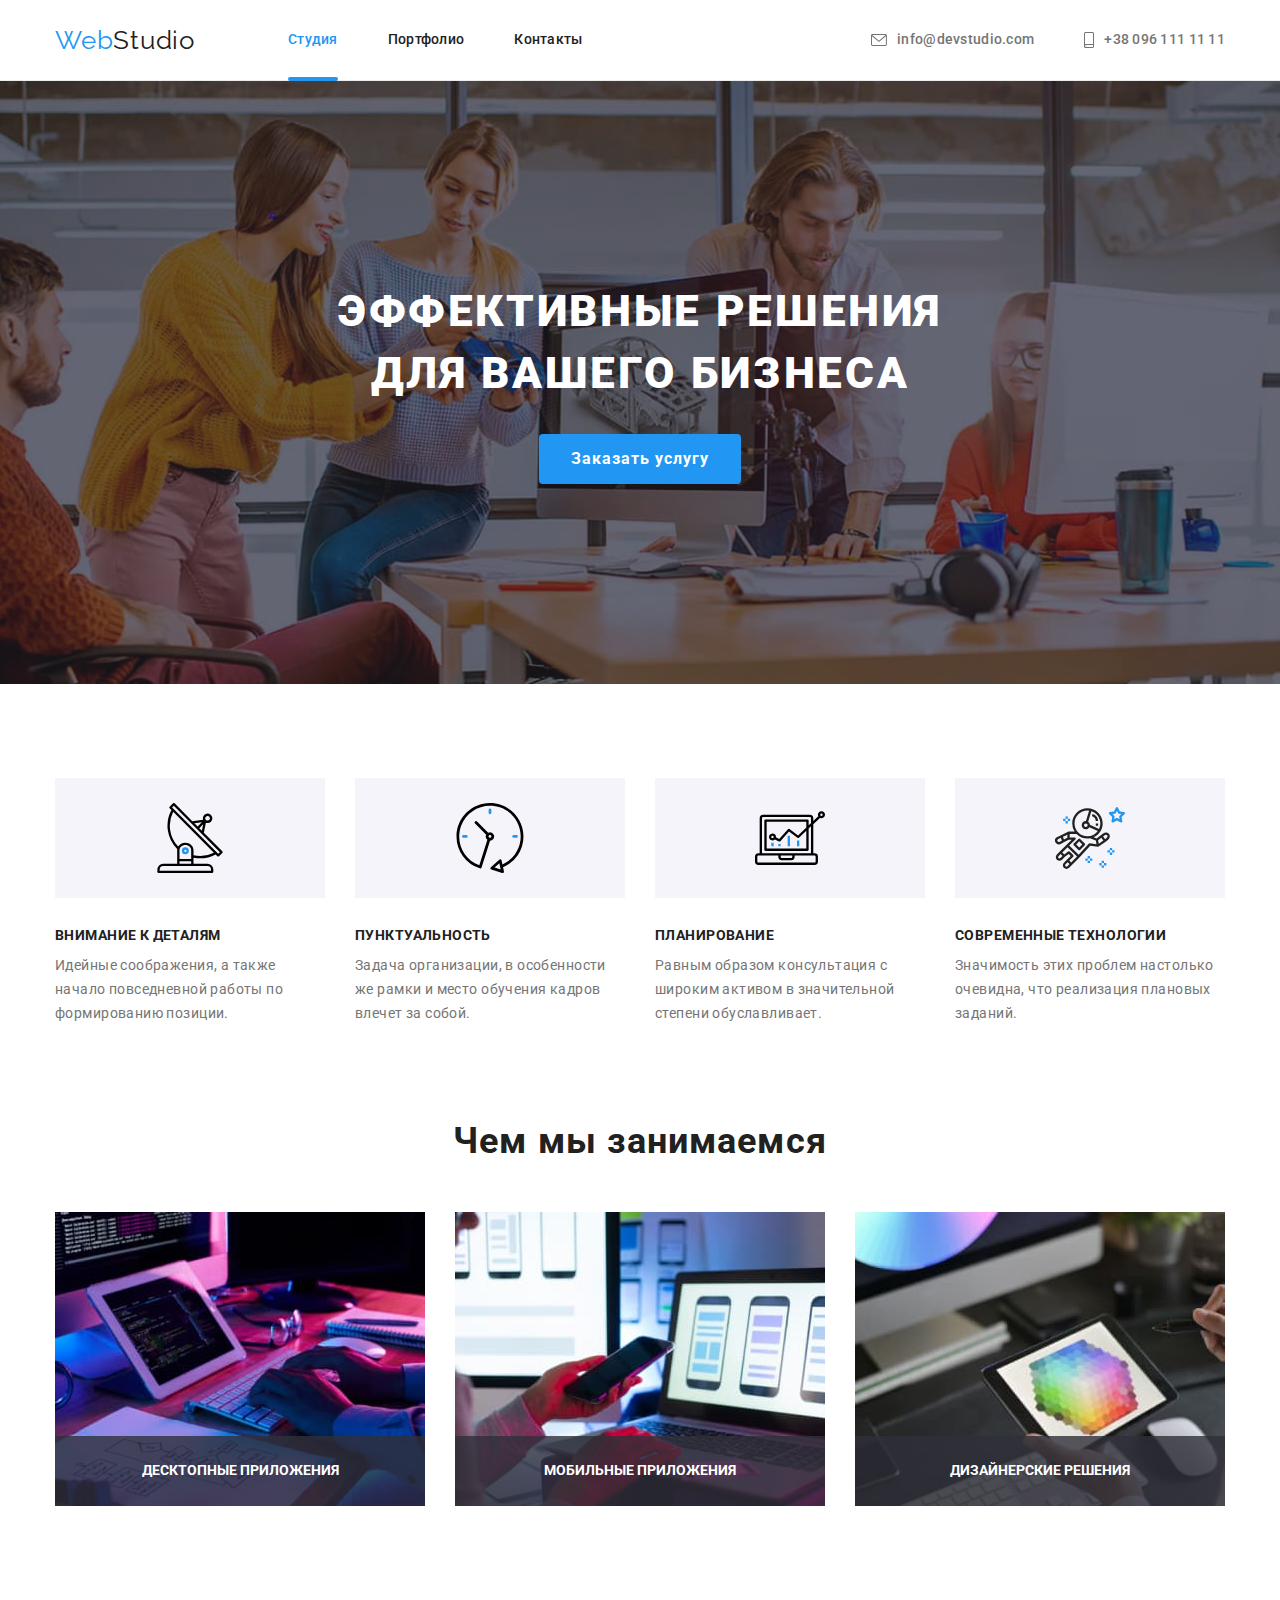
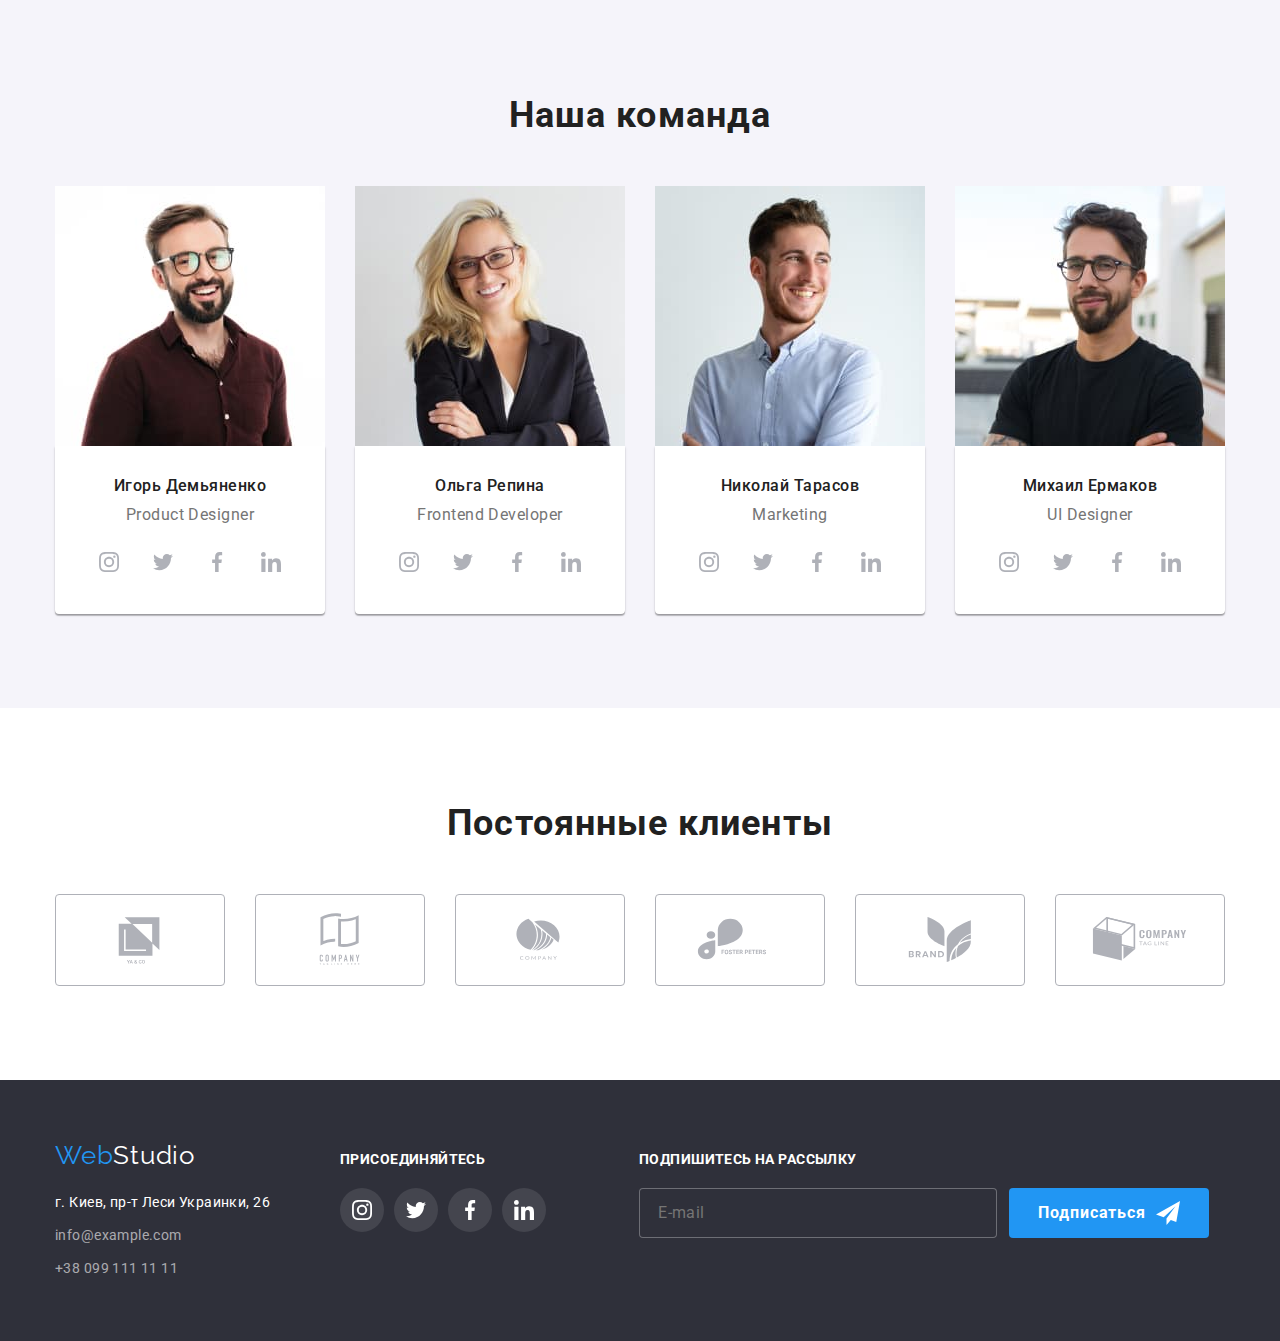
<file: index.html>
<!DOCTYPE html>
<html lang="ru">
<head>
    <meta charset="UTF-8">
    <meta http-equiv="X-UA-Compatible" content="IE=edge">
    <meta name="viewport" content="width=device-width, initial-scale=1.0">
    <title>Студия</title>
    <link href="https://fonts.googleapis.com/css2?family=Raleway:wght@700&family=Roboto:wght@400;500;700;900&display=swap"
        rel="stylesheet">
    <link rel="stylesheet" href="https://cdnjs.cloudflare.com/ajax/libs/modern-normalize/1.1.0/modern-normalize.min.css">
    <link rel="stylesheet" href="./css/styles.css">
</head>

<body>
    <!-- Шапка -->
    <header>
        <div class="container main-nav">
            <nav class="nav-box">
                <a href="" lang="en" class="logo link">
                    <span class="studio-specification">Web</span>Studio
                </a>

                <ul class="site-nav">
                    <li class="item"><a href="./index.html" class="link current">Студия</a></li>
                    <li class="item"><a href="./portfolio.html" class="link">Портфолио</a></li>
                    <li class="item"><a href="" class="link">Контакты</a></li>
                </ul>
            </nav>

            <ul class="contacts">
                <li class="item">
                    <a href="mailto:info@devstudio.com" lang="en" class="link">
                        <svg class="contact-icon" width="16" height="12">
                            <use href="images/icons.svg#icon-envelope"></use>
                        </svg>
                        info@devstudio.com</a>
                </li>
                <li class="item">
                    <a href="tel:+380961111111" class="link">
                        <svg class="contact-icon" width="10" height="16">
                            <use href="./images/icons.svg#icon-smartphone"></use>
                        </svg>
                        +38 096 111 11 11</a>
                    </li>
            </ul>
        </div>
    </header>
    
<!-- Главное -->
<main>
    <!-- Герой -->
    <section class="hero">
        <div class="container">
            <h1 class="hero-title">ЭФФЕКТИВНЫЕ РЕШЕНИЯ <br> ДЛЯ ВАШЕГО БИЗНЕСА</h1>
            <button type="button" class="order-button" data-modal-open>Заказать услугу</button>
        </div>
    </section>

    <!-- Особенности -->
    <section class="section">
        <div class="container">
        <ul class="features">
            <li class="item">
                <div class="feature-picture">
                    <svg width="70" height="70">
                        <use href="./images/icons.svg#icon-antenna"></use>
                    </svg>
                </div> 
                <h3 class="title">ВНИМАНИЕ К ДЕТАЛЯМ</h3> 
                <p class="features-description">Идейные соображения, а также начало повседневной работы по формированию позиции.</p>
            </li>

            <li class="item">
                <div class="feature-picture"> 
                    <svg width="70" height="70">
                        <use href="./images/icons.svg#icon-clock"></use>
                    </svg>
                </div>
                <h3 class="title">ПУНКТУАЛЬНОСТЬ</h3> 
                <p class="features-description">Задача организации, в особенности же рамки и место обучения кадров влечет за собой.</p>
            
            </li>

            <li class="item"> 
                <div class="feature-picture">
                    <svg width="70" height="70">
                        <use href="./images/icons.svg#icon-diagram"></use>
                    </svg>
                </div>
                <h3 class="title">ПЛАНИРОВАНИЕ</h3>
                <p class="features-description">Равным образом консультация с широким активом в значительной степени обуславливает.</p> 
            </li>

            <li class="item"> 
                <div class="feature-picture">
                    <svg width="70" height="70">
                        <use href="./images/icons.svg#icon-astronaut"></use>
                    </svg>
                </div>
                <h3 class="title">СОВРЕМЕННЫЕ ТЕХНОЛОГИИ</h3> 
                <p class="features-description">Значимость этих проблем настолько очевидна, что реализация плановых заданий.</p>
            </li>
        </ul>
        </div>
    </section>

    <!-- Чем мы занимаемся -->
    <section class="section no-padding">
        <div class="container">
        <h2 class="section-title">Чем мы занимаемся</h2>

        <ul class="works">
            <li>
                <div class="image-wrap">
                    <img src="./images/img1.jpg" alt="десктоп" width="370" height="294">
                    <div class="image-description">Десктопные приложения</div>
                </div>
            </li>
            
            <li>
                <div class="image-wrap">
                    <img src="./images/img2.jpg" alt="приложения" width="370" height="294">
                    <div class="image-description">Мобильные приложения</div>
                </div>
            </li>
            
            
            <li>
                <div class="image-wrap">
                    <img src="./images/img3.jpg" alt="дизайн" width="370" height="294">
                    <div class="image-description">Дизайнерские решения</div>
                </div>
        </li>
        
            </ul>
        </div>
    </section>

    <!-- Наша команда -->
    <section class="team-section">
        <div class="container">
        <h2 class="section-title">Наша команда</h2>

        <ul class="team-members">
            <li class="item">
                <img src="./images/img4.jpg" alt="продакт дизайнер" width="270" height="260">

                <div class="card-content">
                    <h3 class="title">Игорь Демьяненко</h3>
                    <p lang="en" class="team-members-position">Product Designer</p>
<!-- Соц сети продакт-->
               <ul class="social">
                   <li class="social-network">
                       <a href="#" class="social-link instagram" aria-label="instagram">
                           <svg class="icon" width="20" height="20">
                               <use href="./images/icons.svg#icon-instagram"></use>
                           </svg>
                       </a>
                    </li>

                   <li class="social-network">
                       <a href="#" class="social-link twitter" aria-label="twitter">
                        <svg class="icon" width="20" height="20">
                            <use href="./images/icons.svg#icon-twitter"></use>
                        </svg>
                       </a>
                    </li>

                   <li class="social-network">
                       <a href="#" class="social-link facebook" aria-label="facebook">
                            <svg class="icon" width="20" height="20">
                                <use href="./images/icons.svg#icon-facebook"></use>
                            </svg>
                       </a>
                    </li>
                   <li class="social-network">
                       <a href="#" class="social-link linkedin" aria-label="linkedin">
                            <svg class="icon" width="20" height="20">
                                <use href="./images/icons.svg#icon-linkedin"></use>
                            </svg>
                       </a>
                    </li>
               </ul>
                </div>
            </li>

            <li class="item">
                <img src="./images/img5.jpg" alt="фронтенд" width="270" height="260">

                <div class="card-content">
                    <h3 class="title">Ольга Репина</h3>
                    <p lang="en" class="team-members-position">Frontend Developer</p>
<!-- Соц сети фронт -->
            <ul class="social">
                <li class="social-network">
                    <a href="#" class="social-link instagram" aria-label="instagram">
                        <svg class="icon" width="20" height="20">
                            <use href="./images/icons.svg#icon-instagram"></use>
                        </svg>
                    </a>
                </li>
            
                <li class="social-network">
                    <a href="#" class="social-link twitter" aria-label="twitter">
                        <svg class="icon" width="20" height="20">
                            <use href="./images/icons.svg#icon-twitter"></use>
                        </svg>
                    </a>
                </li>
            
                <li class="social-network">
                    <a href="#" class="social-link facebook" aria-label="facebook">
                        <svg class="icon" width="20" height="20">
                            <use href="./images/icons.svg#icon-facebook"></use>
                        </svg>
                    </a>
                </li>
                <li class="social-network">
                    <a href="#" class="social-link linkedin" aria-label="linkedin">
                        <svg class="icon" width="20" height="20">
                            <use href="./images/icons.svg#icon-linkedin"></use>
                        </svg>
                    </a>
                </li>
            </ul>
                </div>
            </li>
  
            <li class="item">
                <img src="./images/img6.jpg" alt="маркетинг" width="270" height="260">

                <div class="card-content">
                    <h3 class="title">Николай Тарасов</h3>
                    <p lang="en" class="team-members-position">Marketing</p>
                
<!-- Соц сети маркетинг -->
            <ul class="social">
                <li class="social-network">
                    <a href="#" class="social-link instagram" aria-label="instagram">
                        <svg class="icon" width="20" height="20">
                            <use href="./images/icons.svg#icon-instagram"></use>
                        </svg>
                    </a>
                </li>
            
                <li class="social-network">
                    <a href="#" class="social-link twitter" aria-label="twitter">
                        <svg class="icon" width="20" height="20">
                            <use href="./images/icons.svg#icon-twitter"></use>
                        </svg>
                    </a>
                </li>
            
                <li class="social-network">
                    <a href="#" class="social-link facebook" aria-label="facebook">
                        <svg class="icon" width="20" height="20">
                            <use href="./images/icons.svg#icon-facebook"></use>
                        </svg>
                    </a>
                </li>
                <li class="social-network">
                    <a href="#" class="social-link linkedin" aria-label="linkedin">
                        <svg class="icon" width="20" height="20">
                            <use href="./images/icons.svg#icon-linkedin"></use>
                        </svg>
                    </a>
                </li>
            </ul>
                </div>
            </li>

            <li class="item">
                <img src="./images/img7.jpg" alt="интерфейс дизайнер" width="270" height="260">

                <div class="card-content">
                    <h3 class="title">Михаил Ермаков</h3>
                    <p lang="en" class="team-members-position">UI Designer</p>
                
<!-- Соц сети дизайнер -->
            <ul class="social">
                <li class="social-network">
                    <a href="#" class="social-link instagram" aria-label="instagram">
                        <svg class="icon" width="20" height="20">
                            <use href="./images/icons.svg#icon-instagram"></use>
                        </svg>
                    </a>
                </li>
            
                <li class="social-network">
                    <a href="#" class="social-link twitter" aria-label="twitter">
                        <svg class="icon" width="20" height="20">
                            <use href="./images/icons.svg#icon-twitter"></use>
                        </svg>
                    </a>
                </li>
            
                <li class="social-network">
                    <a href="#" class="social-link facebook" aria-label="facebook">
                        <svg class="icon" width="20" height="20">
                            <use href="./images/icons.svg#icon-facebook"></use>
                        </svg>
                    </a>
                </li>
                <li class="social-network">
                    <a href="#" class="social-link linkedin" aria-label="linkedin">
                        <svg class="icon" width="20" height="20">
                            <use href="./images/icons.svg#icon-linkedin"></use>
                        </svg>
                    </a>
                </li>
            </ul>
                </div>
            </li>
        </ul>
        </div>
    </section>

<!-- Клиенты -->

    <section class="section">
        <div class="container">
            <h2 class="section-title">Постоянные клиенты</h2>

            <ul class="clients">
                <li class="clients-list">
                    <a href="#" class="clients-link">
                        <svg width="106" height="60">
                            <use href="./images/icons.svg#icon-client1"></use>
                        </svg>
                    </a>
                </li>
                <li class="clients-list">
                    <a href="#" class="clients-link">
                        <svg width="106" height="60">
                            <use href="./images/icons.svg#icon-client2"></use>
                        </svg>
                    </a>
                </li>
                <li class="clients-list">
                    <a href="#" class="clients-link">
                        <svg width="106" height="60">
                            <use href="./images/icons.svg#icon-client3"></use>
                        </svg>
                    </a>
                </li>
                <li class="clients-list">
                    <a href="#" class="clients-link">
                        <svg width="106" height="60">
                            <use href="./images/icons.svg#icon-client4"></use>
                        </svg>
                    </a>
                </li>
                <li class="clients-list">
                    <a href="#" class="clients-link">
                        <svg width="106" height="60">
                            <use href="./images/icons.svg#icon-client5"></use>
                        </svg>
                    </a>
                </li>
                <li class="clients-list">
                    <a href="#" class="clients-link">
                        <svg width="106" height="60">
                            <use href="./images/icons.svg#icon-client6"></use>
                        </svg>
                    </a>
                </li>
            </ul>
        </div>
    </section>
    </main>

    <!-- Подвал -->
    <footer>
        <div class="container">
        <div class="studio-contacts">
        <a href="./index.html" lang="en" class="logo link">
            <span class="studio-specification">Web</span>Studio
        </a>

        <address class="studio-address">
            г. Киев, пр-т Леси Украинки, 26
            <ul class="contacts">
                <li class="contacts-item"><a href="mailto:info@example.com" lang="en" class="link">info@example.com</a></li>
                <li class="contacts-item"><a href="tel:+380991111111" class="link">+38 099 111 11 11</a></li>
            </ul>
        </address>
        </div>

        <div class="networks-box">
            <h2 class="title">Присоединяйтесь</h2>
            <ul class="company-networks">
                <li class="company-networks-icon">
                    <a href="#" class="network-link">
                        <svg class="network-icon" width="20" height="20">
                            <use href="./images/icons.svg#icon-instagram"></use>
                        </svg>
                    </a>
                </li>
                <li class="company-networks-icon">
                    <a href="#" class="network-link">
                        <svg class="network-icon" width="20" height="20">
                            <use href="./images/icons.svg#icon-twitter"></use>
                        </svg>
                    </a>
                </li>
                <li class="company-networks-icon">
                    <a href="#" class="network-link">
                        <svg class="network-icon" width="20" height="20">
                            <use href="./images/icons.svg#icon-facebook"></use>
                        </svg>
                    </a>
                </li>
                <li class="company-networks-icon">
                    <a href="#" class="network-link">
                        <svg class="network-icon" width="20" height="20">
                            <use href="./images/icons.svg#icon-linkedin"></use>
                        </svg>
                    </a>
                </li>
            </ul>
        </div>

        <form class="subscribe-form">
            <label class="subscribe-box">Подпишитесь на рассылку
            <input type="email" name="email" class="subscribe-email" placeholder="E-mail">
            </label>
                <button type="submit" class="subscribe-button">Подписаться
                    <svg width="24" height="24" class="subscribe-icon">
                        <use href="./images/icons.svg#icon-send"></use>
                    </svg>
                </button>
                
        </form>

        </div>
    </footer>
   
<!-- Модальное окно -->
<div class="backdrop is-hidden" data-modal>
    <div class="modal">
        <button type="button" class="close-button" data-modal-close>
            <svg width="18" height="18">
                <use href="./images/icons.svg#icon-close"></use>
            </svg>
        </button>
    
        <b class="modal-headline">Оставьте свои данные, мы вам перезвоним</b>
    <form class="modal-form">
        <label class="form-input-box">
            Имя
            <input type="text" name="user-name" class="form-input">
            <svg class="form-input-icon" width="18" height="18">
                <use href="./images/icons.svg#icon-person"></use>
            </svg>
        </label>

        <label class="form-input-box">
            Телефон
            <input type="tel" name="phone-number" class="form-input">
            <svg class="form-input-icon" width="18" height="18">
                <use href="./images/icons.svg#icon-phone"></use>
            </svg>
        </label>

        <label class="form-input-box">
            Почта
            <input type="email" name="email" class="form-input">
            <svg class="form-input-icon" width="18" height="18">
                <use href="./images/icons.svg#icon-email-black"></use>
            </svg>
        </label>

        <label class="form-comment-box">
            Комментарий
            <textarea name="user-message" class="form-message" placeholder="Введите текст"></textarea>
        </label>

        <label class="policy-box">
            <input type="checkbox" name="policy-check" class="policy-checkbox">
            <span class="check-icon"></span>
            Соглашаюсь с рассылкой и принимаю &nbsp;
                <a href="#">Условия договора</a>
            </label>

        <button type="submit" class="form-submit-btn">Отправить</button>
    </form>

    </div>
</div>
<script src="./js/modal.js"></script>
</body>
</html>
</file>
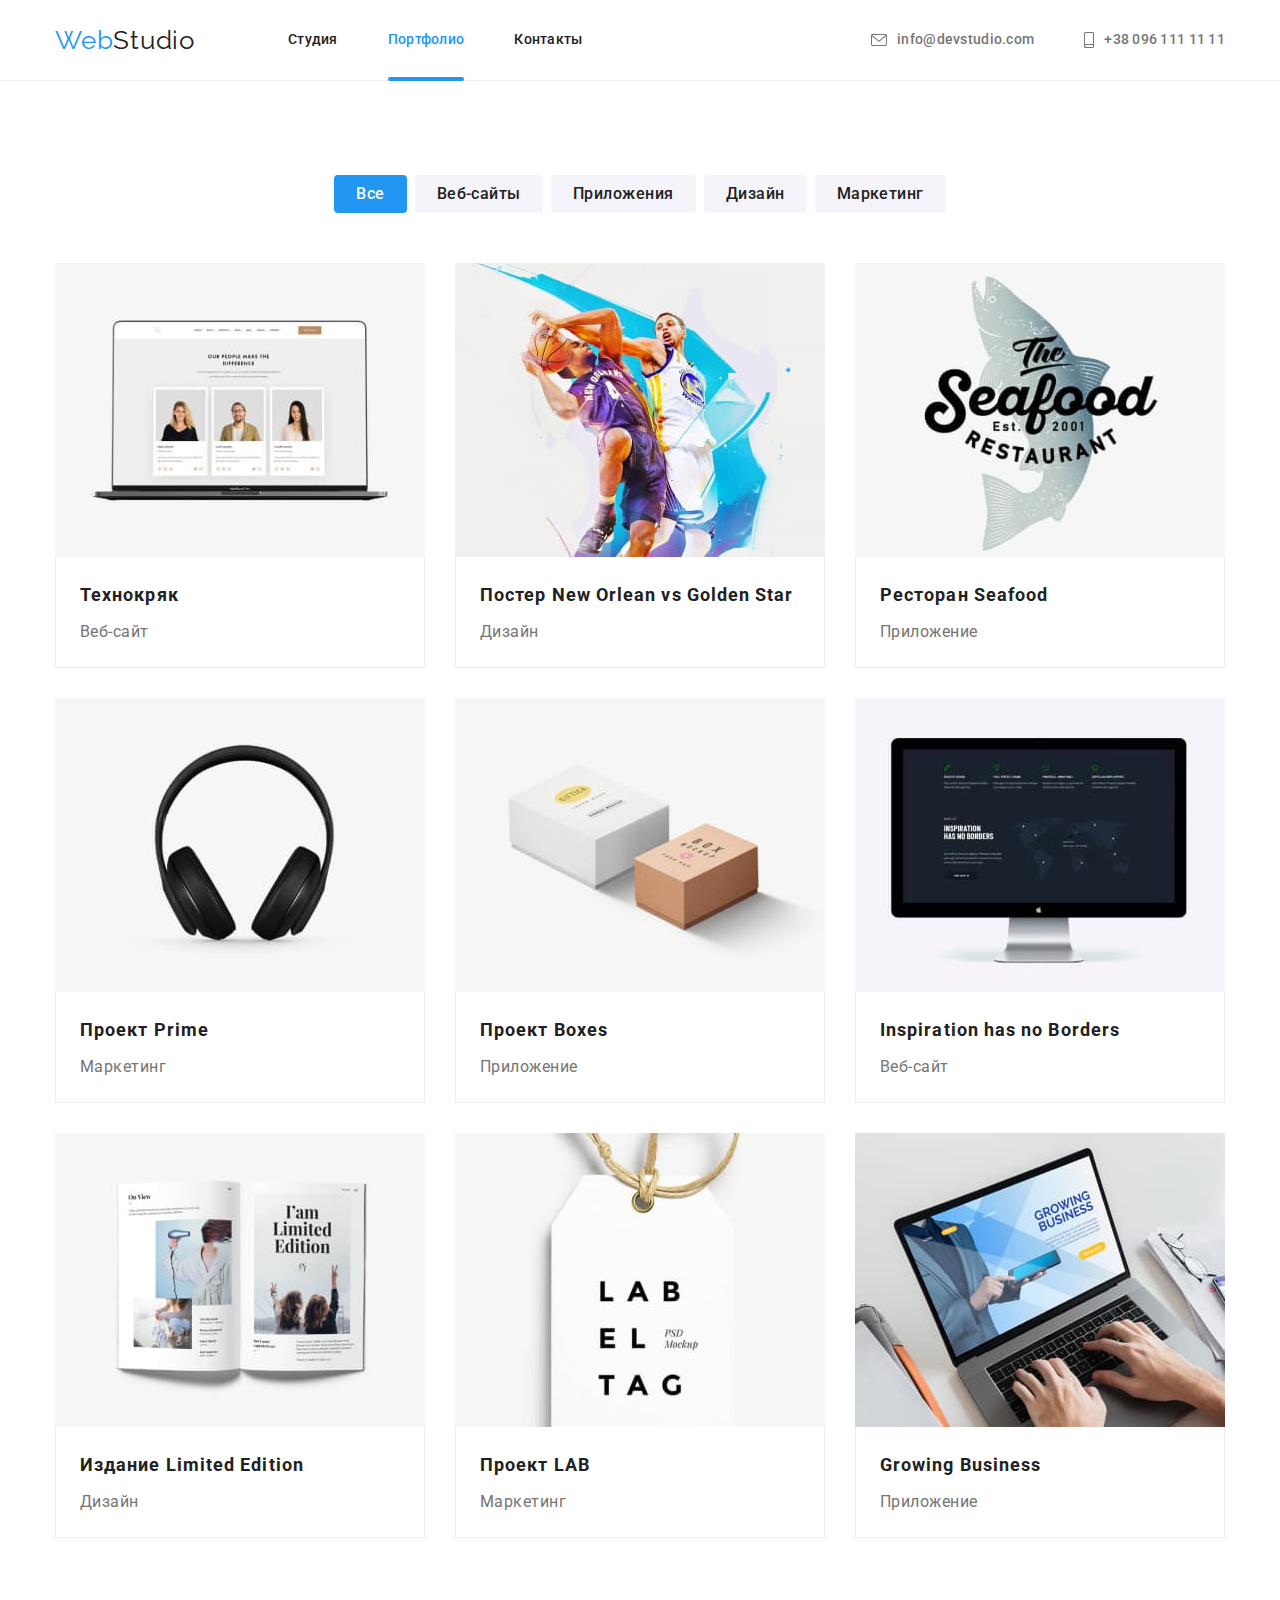
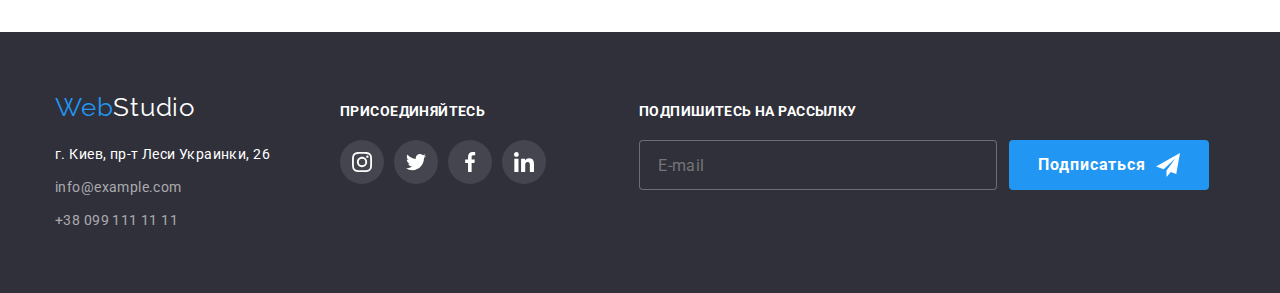
<file: portfolio.html>
<!DOCTYPE html>
<html lang="ru">
<head>
    <meta charset="UTF-8">
    <meta http-equiv="X-UA-Compatible" content="IE=edge">
    <meta name="viewport" content="width=device-width, initial-scale=1.0">
    <title>Портфолио</title>
    <link href="https://fonts.googleapis.com/css2?family=Raleway:wght@700&family=Roboto:wght@400;500;700;900&display=swap"
        rel="stylesheet">
    <link rel="stylesheet" href="https://cdnjs.cloudflare.com/ajax/libs/modern-normalize/1.1.0/modern-normalize.min.css">
    <link rel="stylesheet" href="./css/styles.css">
</head>

<body>   
<!-- Шапка -->
    <header>
        <div class="container main-nav">
        <nav class="nav-box">
            <a href="" lang="en" class="logo link">
                <span class="studio-specification">Web</span>Studio
            </a>
    
            <ul class="site-nav">
                <li class="item"><a href="./index.html" class="link">Студия</a></li>
                <li class="item"><a href="./portfolio.html" class="link current">Портфолио</a></li>
                <li class="item"><a href="" class="link">Контакты</a></li>
            </ul>
        </nav>
    
        <ul class="contacts">
            <li class="item">
                <a href="mailto:info@devstudio.com" lang="en" class="link">
                    <svg class="contact-icon" width="16" height="12">
                        <use href="images/icons.svg#icon-envelope"></use>
                    </svg>
                    info@devstudio.com</a>
                </li>
            <li class="item">
                <a href="tel:+380961111111" class="link">
                    <svg class="contact-icon" width="10" height="16">
                        <use href="./images/icons.svg#icon-smartphone"></use>
                    </svg>
                    +38 096 111 11 11</a>
                </li>
        </ul>
        </div>
    </header>

<!-- Портфолио -->
<main>

    <section class="portfolio-section">
<!-- Фильтры -->
    <div class="container">
    <ul class="filter">
        <li class="item"><button type="button" class="filter-button current">Все</button></li>
        <li class="item"><button type="button" class="filter-button">Веб-сайты</button></li>
        <li class="item"><button type="button" class="filter-button">Приложения</button></li>
        <li class="item"><button type="button" class="filter-button">Дизайн</button></li>
        <li class="item"><button type="button" class="filter-button">Маркетинг</button></li>
    </ul>
    
<!-- Проекты -->
    <ul class="projects">
        <li class="item">    
            <a href="#" class="link">

                <div class="project-thumb">
                    <img src="./images/technokrak.jpg" alt="технокряк" width="370" height="294">
                    <div class="thumb-info">Технокряк это современная площадка распространения коронавируса. Компании используют эту платформу для цифрового
                    шпионажа и атак на защищённые сервера конкурентов.
                    </div>
                </div>

                <div class="project-information">
                    <h2 class="project-name">Технокряк</h2>
                    <p class="project-type">Веб-сайт</p>
                </div>
            </a>   
        </li>

        <li class="item">
            <a href="#" class="link">

                <div class="project-thumb">
                    <img src="./images/neworlean.jpg" alt="постер орлеан" width="370" height="294">
                    <div class="thumb-info">Постер New Orlean vs Golden Star</div>
                </div>

                <div class="project-information">
                    <h2 class="project-name">Постер New Orlean vs Golden Star</h2>
                    <p class="project-type">Дизайн</p>
                </div>
            </a>
        </li>

        <li class="item">
            <a href="#" class="link">

                <div class="project-thumb">
                    <img src="./images/seafood.jpg" alt="ресторан сифуд" width="370" height="294">
                    <div class="thumb-info">Ресторан Seafood</div>
                </div>

                <div class="project-information">
                    <h2 class="project-name">Ресторан Seafood</h2>
                    <p class="project-type">Приложение</p>
                </div>
            </a>
        </li>

        <li class="item">
            <a href="#" class="link">

                <div class="project-thumb">
                    <img src="./images/prime.jpg" alt="наушники" width="370" height="294">
                    <div class="thumb-info">Проект Prime</div>    
                </div>

                <div class="project-information">
                    <h2 class="project-name">Проект Prime</h2>
                    <p class="project-type">Маркетинг</p>
                </div>
            </a>
        </li>

        <li class="item">
            <a href="#" class="link">

                <div class="project-thumb">
                    <img src="./images/boxes.jpg" alt="коробки" width="370" height="294">
                    <div class="thumb-info">Проект Boxes</div>
                </div>

                <div class="project-information">
                    <h2 class="project-name">Проект Boxes</h2>
                    <p class="project-type">Приложение</p>
                </div>
            </a>
        </li>

        <li class="item">
            <a href="#" class="link">

                <div class="project-thumb">
                    <img src="./images/inspiration.jpg" alt="инспирейшн сайт" width="370" height="294">
                    <div class="thumb-info">Inspiration has no Borders</div>
                </div>
                
                    <div class="project-information">
                    <h2 class="project-name" lang="en">Inspiration has no Borders</h2>
                    <p class="project-type">Веб-сайт</p>
                </div>
            </a>
        </li>

        <li class="item">
            <a href="#" class="link">

                <div class="project-thumb">
                    <img src="./images/limiteded.jpg" alt="книга" width="370" height="294">
                    <div class="thumb-info">Издание Limited Edition</div>
                </div>

                <div class="project-information">
                    <h2 class="project-name">Издание Limited Edition</h2>
                    <p class="project-type">Дизайн</p>
                </div>
            </a>
        </li>

        <li class="item">
            <a href="#" class="link">

                <div class="project-thumb">
                    <img src="./images/lab.jpg" alt="лаб проект" width="370" height="294">
                    <div class="thumb-info">Проект LAB</div>
                </div>

                <div class="project-information">
                    <h2 class="project-name">Проект LAB</h2>
                    <p class="project-type">Маркетинг</p>
                </div>
            </a>
        </li>

        <li class="item">
            <a href="#" class="link">

                <div class="project-thumb">
                    <img src="./images/business.jpg" alt="бизнес приложение" width="370" height="294">
                    <div class="thumb-info">Growing Business</div>
                </div>

                <div class="project-information">
                    <h2 class="project-name" lang="en">Growing Business</h2>
                    <p class="project-type">Приложение</p>
                </div>
            </a>
        </li>
    </ul>
    </div>

    </section>

</main>

<!-- Подвал -->
    <footer>
        <div class="container">
            <div class="studio-contacts">
        <a href="./index.html" lang="en" class="logo link">
            <span class="studio-specification">Web</span>Studio
        </a>
    
        <address class="studio-address">
            г. Киев, пр-т Леси Украинки, 26
            <ul class="contacts">
                <li class="contacts-item"><a href="mailto:info@example.com" lang="en" class="link">info@example.com</a></li>
                <li class="contacts-item"><a href="tel:+380991111111" class="link">+38 099 111 11 11</a></li>
            </ul>
        </address>
        </div>

                <div class="networks-box">
                    <h2 class="title">Присоединяйтесь</h2>
                    <ul class="company-networks">
                        <li class="company-networks-icon">
                            <a href="#" class="network-link">
                                <svg class="network-icon" width="20" height="20">
                                    <use href="./images/icons.svg#icon-instagram"></use>
                                </svg>
                            </a>
                        </li>
                        <li class="company-networks-icon">
                            <a href="#" class="network-link">
                                <svg class="network-icon" width="20" height="20">
                                    <use href="./images/icons.svg#icon-twitter"></use>
                                </svg>
                            </a>
                        </li>
                        <li class="company-networks-icon">
                            <a href="#" class="network-link">
                                <svg class="network-icon" width="20" height="20">
                                    <use href="./images/icons.svg#icon-facebook"></use>
                                </svg>
                            </a>
                        </li>
                        <li class="company-networks-icon">
                            <a href="#" class="network-link">
                                <svg class="network-icon" width="20" height="20">
                                    <use href="./images/icons.svg#icon-linkedin"></use>
                                </svg>
                            </a>
                        </li>
                    </ul>
                </div>
                
        <form class="subscribe-form">
            <label class="subscribe-box">Подпишитесь на рассылку
            <input type="email" name="email" class="subscribe-email" placeholder="E-mail">
            </label>
                <button type="submit" class="subscribe-button">Подписаться
                    <svg width="24" height="24" class="subscribe-icon">
                        <use href="./images/icons.svg#icon-send"></use>
                    </svg>
                </button>
                
        </form>
            </div>
    </footer>
</body>
</file>
<file: css/styles.css>
:root {
  --primary-text-color: #212121;
  --secondary-text-color: #757575;
  --third-text-color: #ffffff;
  --fourth-text-color: rgba(255, 255, 255, 0.6);
  --icons-color: #afb1b8;
  --accent-color: #2196f3;
  --primary-background-color: #ffffff;
  --secondary-background-color: #2f303a;
  --third-background-color: #f5f4fa;
  --order-button-background-color: #188ce8;
  --hero-background-color: #c4c4c4;
  --portfolio-btn-color: #f5f4fa;
  --header-line-color: #ececec;
  --project-card-outline: #eeeeee;
  --project-thumb-bgcolor: rgba(33, 150, 243, 0.9);
  --works-img-bgcolor: rgba(47, 48, 58, 0.8);
  --modal-bgcolor: rgba(0, 0, 0, 0.2);
  --card-set-gap: 30px;
  --card-shadow: 0px 1px 3px rgba(0, 0, 0, 0.12), 0px 1px 1px rgba(0, 0, 0, 0.14),
    0px 2px 1px rgba(0, 0, 0, 0.2);
  --filter-button-shadow: 0px 3px 1px rgba(0, 0, 0, 0.1), 0px 1px 2px rgba(0, 0, 0, 0.08),
    0px 2px 2px rgba(0, 0, 0, 0.12);
  --projects-cards-shadow: 0px 1px 1px rgba(0, 0, 0, 0.12), 0px 4px 4px rgba(0, 0, 0, 0.06),
    1px 4px 6px rgba(0, 0, 0, 0.16);
}

*,
::before,
::after {
  box-sizing: border-box;
}

body {
  color: var(--primary-text-color);
  background-color: var(--primary-background-color);

  font-family: Roboto, sans-serif;
}

.container {
  margin-left: auto;
  margin-right: auto;

  width: 1200px;
  padding-left: 15px;
  padding-right: 15px;
}

ul {
  list-style: none;
  padding: 0;
}

.link {
  text-decoration: none;
}

h1,
h2,
h3,
h4,
h5,
h6,
p,
ul {
  margin: 0;
}

img {
  display: block;
  max-width: 100%;
  height: auto;
}

/* Шапка */

header {
  border-bottom: 1px solid var(--header-line-color);
}

.container.main-nav {
  display: flex;
  align-items: center;
}

.logo {
  margin-right: 93px;
  color: var(--primary-text-color);

  font-family: Raleway, sans-serif;
  font-size: 26px;
  line-height: 1.19;
  letter-spacing: 0.03em;
}

.studio-specification {
  color: var(--accent-color);
}

.nav-box {
  display: flex;
  align-items: center;
}

.site-nav {
  display: flex;
  flex-wrap: wrap;
}

.site-nav .item + .item {
  margin-left: 50px;
}

.site-nav .link {
  position: relative;

  display: block;
  padding-top: 32px;
  padding-bottom: 32px;

  color: var(--primary-text-color);

  font-weight: 500;
  font-size: 14px;
  line-height: 1.14;
  letter-spacing: 0.02em;

  cursor: pointer;

  transition: color 250ms cubic-bezier(0.4, 0, 0.2, 1);
}

.site-nav .link:hover,
.site-nav .link:focus {
  color: var(--accent-color);
}

.site-nav .link.current {
  color: var(--accent-color);
}

.site-nav .link.current::after {
  content: '';

  position: absolute;
  left: 0;
  bottom: -1px;

  display: block;
  width: 100%;
  height: 4px;
  border-radius: 2px;

  background-color: var(--accent-color);
}

.contacts {
  display: flex;
  margin-left: auto;

  font-weight: 500;
  font-size: 14px;
  line-height: 1.14;
  letter-spacing: 0.02em;
}

.contacts .item + .item {
  margin-left: 50px;
}

.contacts .link {
  display: flex;
  align-items: center;

  color: var(--secondary-text-color);

  transition: color 250ms cubic-bezier(0.4, 0, 0.2, 1);
}

.contacts .link:hover {
  color: var(--accent-color);
}

.link:hover .contact-icon {
  fill: var(--accent-color);
}

.contact-icon {
  fill: var(--secondary-text-color);
  margin-right: 10px;

  transition: fill 250ms cubic-bezier(0.4, 0, 0.2, 1);
}

/* Герой */
.hero {
  background-image: linear-gradient(to right, rgba(47, 48, 58, 0.4), rgba(47, 48, 58, 0.4)),
    url(../images/Img-bg.jpg);

  background-repeat: no-repeat;
  background-position: center;
  background-size: cover;

  max-width: 1600px;
  padding-top: 200px;
  padding-bottom: 200px;

  background-color: var(--hero-background-color);

  margin-left: auto;
  margin-right: auto;
  text-align: center;
}

.hero-title {
  color: var(--third-text-color);

  margin-top: 0;
  margin-bottom: 30px;

  font-weight: 900;
  font-size: 44px;
  line-height: 1.4;
  text-align: center;
  letter-spacing: 0.06em;
  text-transform: uppercase;
}

.order-button {
  color: var(--third-text-color);
  background-color: var(--accent-color);

  border-radius: 4px;
  border: transparent;
  padding: 10px 32px;
  min-width: 200px;

  font-family: inherit;
  font-weight: 700;
  font-size: 16px;
  line-height: 1.88;
  letter-spacing: 0.06em;

  cursor: pointer;

  transition: background-color 250ms cubic-bezier(0.4, 0, 0.2, 1);
}

.order-button:hover,
.order-button:focus {
  background-color: var(--order-button-background-color);
}

/* Особенности */

.section,
.portfolio-section {
  padding-top: 94px;
  padding-bottom: 94px;
}

.section.no-padding {
  padding-top: 0;
}

.section-title {
  color: var(--primary-text-color);

  margin-top: 0;
  margin-bottom: 50px;

  font-weight: 700;
  font-size: 36px;
  line-height: 1.17;
  text-align: center;
  letter-spacing: 0.03em;
}

.feature-picture {
  display: flex;
  align-items: center;
  justify-content: center;

  height: 120px;
  margin-bottom: 30px;

  background-color: var(--third-background-color);
}

.features {
  display: flex;
  flex-wrap: wrap;
}

.features > .item {
  width: 270px;
  margin-right: 30px;
}

.features .item:last-child {
  margin-right: 0;
}

.features .title {
  color: var(--primary-text-color);

  margin-top: 0;
  margin-bottom: 10px;

  font-weight: 700;
  font-size: 14px;
  line-height: 1.14;
  letter-spacing: 0.03em;
  text-transform: uppercase;
}

.features-description {
  color: var(--secondary-text-color);

  margin-top: 0;

  font-size: 14px;
  line-height: 1.7;
  letter-spacing: 0.03em;
}

/* Чем мы занимаемся */
.container .works {
  display: flex;
  flex-wrap: wrap;
}

.works > li {
  margin-right: 30px;
}

.works li:last-child {
  margin-right: 0;
}

.image-wrap {
  position: relative;
}

.image-description {
  position: absolute;
  bottom: 0;

  display: flex;
  align-items: center;
  justify-content: center;

  width: 370px;
  height: 70px;

  background-color: var(--works-img-bgcolor);

  font-weight: 700;
  font-size: 14px;
  line-height: 1.14;
  text-transform: uppercase;
  color: var(--third-text-color);
}

/* Наша команда */
.team-section {
  background-color: var(--third-background-color);

  padding-top: 94px;
  padding-bottom: 94px;
}

.card-content {
  text-align: center;
  box-shadow: var(--card-shadow);
  border-radius: 0px 0px 4px 4px;
  padding-top: 30px;
  padding-bottom: 30px;

  background-color: var(--primary-background-color);
}

.team-members {
  display: flex;
  flex-wrap: wrap;

  margin-left: calc(-1 * var(--card-set-gap));
}

.team-members > .item {
  flex-basis: calc(100% / 4 - var(--card-set-gap));

  margin-left: var(--card-set-gap);
}

.team-members .title {
  color: var(--primary-text-color);

  font-weight: 500;
  font-size: 16px;
  line-height: 1.19;
  letter-spacing: 0.03em;
}

.team-members-position {
  color: var(--secondary-text-color);

  margin-top: 10px;
  margin-bottom: 16px;

  font-size: 16px;
  line-height: 1.19;
  letter-spacing: 0.03em;
}

.social {
  display: flex;
  justify-content: center;
}

.social li:not(:last-child) {
  margin-right: 10px;
}

.social-link {
  display: block;
  width: 44px;
  height: 44px;
  border-radius: 50%;
  background-color: var(--primary-background-color);

  transition: background-color 250ms cubic-bezier(0.4, 0, 0.2, 1);
}

.instagram,
.twitter,
.facebook,
.linkedin {
  display: flex;
  justify-content: center;
  align-items: center;
}

.icon {
  fill: var(--icons-color);

  transition: fill 250ms cubic-bezier(0.4, 0, 0.2, 1);
}

.social-link:hover,
.social-link:focus {
  background-color: var(--accent-color);
}

.social-link:hover .icon {
  fill: var(--third-text-color);
}

/* Клиенты */

.clients {
  display: flex;
  justify-content: center;
}

.clients li:not(:last-child) {
  margin-right: 30px;
}

.clients-link {
  display: flex;
  align-items: center;
  justify-content: center;
  width: 170px;
  height: 92px;
  border-radius: 4px;
  border: 1px solid var(--icons-color);
  background-color: var(--primary-background-color);
  fill: var(--icons-color);

  transition: border 250ms cubic-bezier(0.4, 0, 0.2, 1);
}

.clients-link svg {
  transition: fill 250ms cubic-bezier(0.4, 0, 0.2, 1);
}

.clients-link:hover,
.clients-link:focus {
  border: 1px solid var(--accent-color);
  border-radius: 4px;
}

.clients-link:hover svg,
.clients-link:focus svg {
  fill: var(--accent-color);
}

/* Подвал */

footer {
  padding-top: 60px;
  padding-bottom: 60px;

  color: var(--third-text-color);
  background-color: var(--secondary-background-color);
}

footer .container {
  display: flex;
  align-items: baseline;
}

footer .logo {
  margin: 0;

  color: var(--third-text-color);
}

.studio-address {
  margin-top: 20px;
}

.studio-address ul {
  margin-top: 9px;
}

.studio-address .contacts-item:not(:first-child) {
  margin-top: 9px;
}

.studio-address .link {
  color: var(--fourth-text-color);
}

.studio-address,
.studio-address .contacts {
  display: block;

  font-style: normal;
  font-weight: 400;
  font-size: 14px;
  line-height: 1.71;
  letter-spacing: 0.03em;
}

.networks-box {
  width: 206px;
  height: 80px;

  margin-left: 70px;
}

.networks-box .title {
  margin-top: 0;
  margin-bottom: 20px;

  font-weight: 700;
  font-size: 14px;
  line-height: 1.14;
  letter-spacing: 0.03em;
  text-transform: uppercase;
}

.company-networks {
  display: flex;
}

.network-link {
  display: flex;
  justify-content: center;
  align-items: center;
  width: 44px;
  height: 44px;
  border-radius: 50%;
  background-color: rgba(255, 255, 255, 0.1);

  transition: background-color 250ms cubic-bezier(0.4, 0, 0.2, 1);
}

.network-link:hover,
.network-link:focus {
  background-color: var(--accent-color);
}

.company-networks li:not(:last-child) {
  margin-right: 10px;
}

.network-icon {
  fill: var(--third-text-color);
}

.subscribe-form {
  width: 570px;
  height: 86px;
  margin-left: 93px;

  display: flex;
  
}

.subscribe-box {
  font-weight: 700;
font-size: 14px;
line-height: 1.14;
letter-spacing: 0.03em;
text-transform: uppercase;
}

.subscribe-email {
  font-weight: 400;
font-size: 16px;
line-height: 1.25;
letter-spacing: 0.03em;

color: rgba(255, 255, 255, 0.6);
  width: 358px;
height: 50px;
text-indent: 16px;
margin-top: 20px;

border: 1px solid rgba(255, 255, 255, 0.3);
border-radius: 4px;

background-color: var(--secondary-background-color);
}

.subscribe-email:focus {
  outline: transparent;
}

.subscribe-button {
display: inline-flex;
align-items: center;
justify-content: center;
  width: 200px;
  height: 50px;

  border-radius: 4px;
  border: transparent;
  margin-left: 12px;
  margin-top: 36px;
  min-width: 200px;

  font-family: inherit;
  font-weight: 700;
  font-size: 16px;
  line-height: 1.87;
  letter-spacing: 0.06em;

  cursor: pointer;

  color: var(--third-text-color);
  background-color: var(--accent-color);

    transition: background-color 250ms cubic-bezier(0.4, 0, 0.2, 1);
}


.subscribe-button:hover,
.subscribe-button:focus {
  background-color: var(--order-button-background-color);
}


.subscribe-icon {
  margin-left: 10px;
}

/* -----Портфолио----- */

.filter {
  display: flex;
  flex-wrap: wrap;
  width: 611;
  margin-bottom: 50px;
  justify-content: center;
}

.portfolio-section .filter-button {
  padding: 6px 22px;
  color: var(--primary-text-color);
  background-color: var(--portfolio-btn-color);

  font-family: inherit;
  font-weight: 500;
  font-size: 16px;
  line-height: 1.62;
  text-align: center;
  letter-spacing: 0.03em;

  cursor: pointer;
  border: none;
  border-radius: 4px;

  transition: background-color 250ms cubic-bezier(0.4, 0, 0.2, 1),
    box-shadow 250ms cubic-bezier(0.4, 0, 0.2, 1), color 250ms cubic-bezier(0.4, 0, 0.2, 1);
}

.filter .item:not(:last-child) {
  margin-right: 8px;
}

.filter .filter-button.current {
  color: var(--third-text-color);
  background-color: var(--accent-color);
}

.filter .filter-button:hover,
.filter .filter-button:focus {
  background-color: var(--accent-color);
  color: var(--third-text-color);
  box-shadow: var(--filter-button-shadow);
}

.projects {
  display: flex;
  flex-wrap: wrap;

  margin-left: calc(-1 * var(--card-set-gap));
  margin-top: calc(-1 * var(--card-set-gap));
}

.projects > .item {
  margin-left: var(--card-set-gap);
  margin-top: var(--card-set-gap);

  flex-basis: calc(100% / 3 - var(--card-set-gap));
}

.projects .link {
  display: block;

  transition: box-shadow 250ms cubic-bezier(0.4, 0, 0.2, 1);
}

.projects .link:hover,
.projects .link:focus {
  box-shadow: var(--projects-cards-shadow);
}

.project-thumb {
  position: relative;
  overflow: hidden;
}

.thumb-info {
  display: inline-block;
  position: absolute;
  padding: 63px 24px;

  top: 0;
  left: 0;
  width: 100%;
  height: 100%;

  font-size: 18px;
  line-height: 1.55;
  letter-spacing: 0.03em;

  background-color: var(--project-thumb-bgcolor);
  color: var(--third-text-color);

  transform: translateY(100%);
  transition: transform 250ms cubic-bezier(0.4, 0, 0.2, 1);
}

.link:hover .thumb-info {
  transform: translateY(0);
}

.project-information {
  border-right: 1px solid var(--project-card-outline);
  border-bottom: 1px solid var(--project-card-outline);
  border-left: 1px solid var(--project-card-outline);

  padding: 20px 24px;
}

.portfolio-section .link {
  color: var(--primary-text-color);
}

.project-name {
  margin-bottom: 4px;

  font-weight: 700;
  font-size: 18px;
  line-height: 2;
  letter-spacing: 0.06em;
}

.project-type {
  color: var(--secondary-text-color);

  font-size: 16px;
  line-height: 1.88;
  letter-spacing: 0.03em;
}

/* Модальное окно */

.backdrop {
  position: fixed;
  top: 0;
  left: 0;
  width: 100%;
  height: 100%;

  background-color: var(--modal-bgcolor);

  opacity: 1;
  visibility: visible;
  transition: opacity 250ms cubic-bezier(0.4, 0, 0.2, 1),
    visibility 250ms cubic-bezier(0.4, 0, 0.2, 1);
}

.backdrop.is-hidden {
  opacity: 0;
  pointer-events: none;
  visibility: hidden;
}

.backdrop.is-hidden .modal {
  transform: translate(-50%, -50%) scale(1.1);
}

.modal {
  position: absolute;
  top: 50%;
  left: 50%;

  width: 528px;
  height: 581px;
  padding: 40px;

  transform: translate(-50%, -50%) scale(1);
  transition: transform 250ms cubic-bezier(0.4, 0, 0.2, 1);

  border-radius: 4px;
  background-color: var(--primary-background-color);
  box-shadow: 0px 1px 3px rgba(0, 0, 0, 0.12), 0px 1px 1px rgba(0, 0, 0, 0.14),
    0px 2px 1px rgba(0, 0, 0, 0.2);
}

.close-button {
  position: absolute;
  top: 8px;
  right: 8px;

  display: flex;
  justify-content: center;
  align-items: center;
  width: 30px;
  height: 30px;
  border-radius: 50px;

  cursor: pointer;

  border: 1px solid rgba(0, 0, 0, 0.1);
  background-color: var(--primary-background-color);

  transition: fill 250ms cubic-bezier(0.4, 0, 0.2, 1);
}

.close-button:hover {
  fill: var(--accent-color);
}

.modal-headline {
  font-weight: 700;
  font-size: 20px;
  line-height: 1.15;
  text-align: center;
  letter-spacing: 0.03em;

  color: #212121;
}

.modal-form {
  margin-top: 12px;
}

.form-input-box,
.form-comment-box {
  display: block;
  color: var(--secondary-text-color);
  font-size: 12px;

  margin-bottom: 10px;

  position: relative;
}

.form-comment-box {
  margin-bottom: 20px;
}

.form-input,
.form-message {
  width: 100%;
  height: 40px;
  border: 1px solid rgba(33, 33, 33, 0.2);
  border-radius: 4px;
  margin-top: 4px;
  padding-left: 42px;

  transition: border 250ms cubic-bezier(0.4, 0, 0.2, 1);
}

.form-input:focus,
.form-message:focus {
  outline: none;
  border: 1px solid var(--accent-color);
}

.form-input:focus + .form-input-icon {
  fill: var(--accent-color);
}

.form-message {
  font-family: inherit;
  resize: none;
  height: 120px;
  padding: 12px 16px;
}

.form-message::placeholder {
  font-weight: 400;
  font-size: 14px;
  line-height: 1.14;
  letter-spacing: 0.01em;
  color: rgba(117, 117, 117, 0.5);
}

.form-input-icon {
  position: absolute;
  left: 10px;
  top: 50%;

  transition: fill 250ms cubic-bezier(0.4, 0, 0.2, 1);
}

.policy-box {
  font-weight: 400;
  font-size: 14px;
  line-height: 1.71;
  letter-spacing: 0.03em;

  margin-bottom: 30px;
  display: flex;
  align-items: center;
  justify-content: center;

  color: var(--secondary-text-color);
}

.policy-box a {
  color: var(--accent-color);
}

.policy-checkbox {
  position: absolute;
  width: 1px;
  height: 1px;
  margin: -1px;
  border: 0px;
  padding: 0px;
  clip: rect (0 0 0 0);
  overflow: hidden;
}

.check-icon {
  display: inline-block;
  width: 16px;
  height: 15px;
  margin-right: 7px;

  border: 2px solid #212121;
  background-color: var(--primary-background-color);
  border-radius: 2px;

  transition: background-color 250ms cubic-bezier(0.4, 0, 0.2, 1);
  border 250ms cubic-bezier(0.4, 0, 0.2, 1);
}

.policy-checkbox:checked + .check-icon {
  border: transparent;
  background-color: var(--accent-color);
  background-image: url(../images/icon/check.svg);
  background-repeat: no-repeat;
  background-origin: border-box;
  background-position: center;
}

.form-submit-btn {
  display: block;
  width: 200px;
  height: 50px;
  

  border-radius: 4px;
  border: transparent;
  margin: 0 auto;
  min-width: 200px;

  font-family: inherit;
  font-weight: 700;
  font-size: 16px;
  line-height: 1.87;
  letter-spacing: 0.06em;

  cursor: pointer;

  color: var(--third-text-color);
  background-color: var(--accent-color);
  box-shadow: 0px 4px 4px rgba(0, 0, 0, 0.15);

  transition: background-color 250ms cubic-bezier(0.4, 0, 0.2, 1);
  box-shadow 250ms cubic-bezier(0.4, 0, 0.2, 1);
}

.form-submit-btn:hover,
.form-submit-btn:focus {
  background-color: var(--order-button-background-color);
  box-shadow: 0px 4px 4px rgba(0, 0, 0, 0.15);
}
</file>
